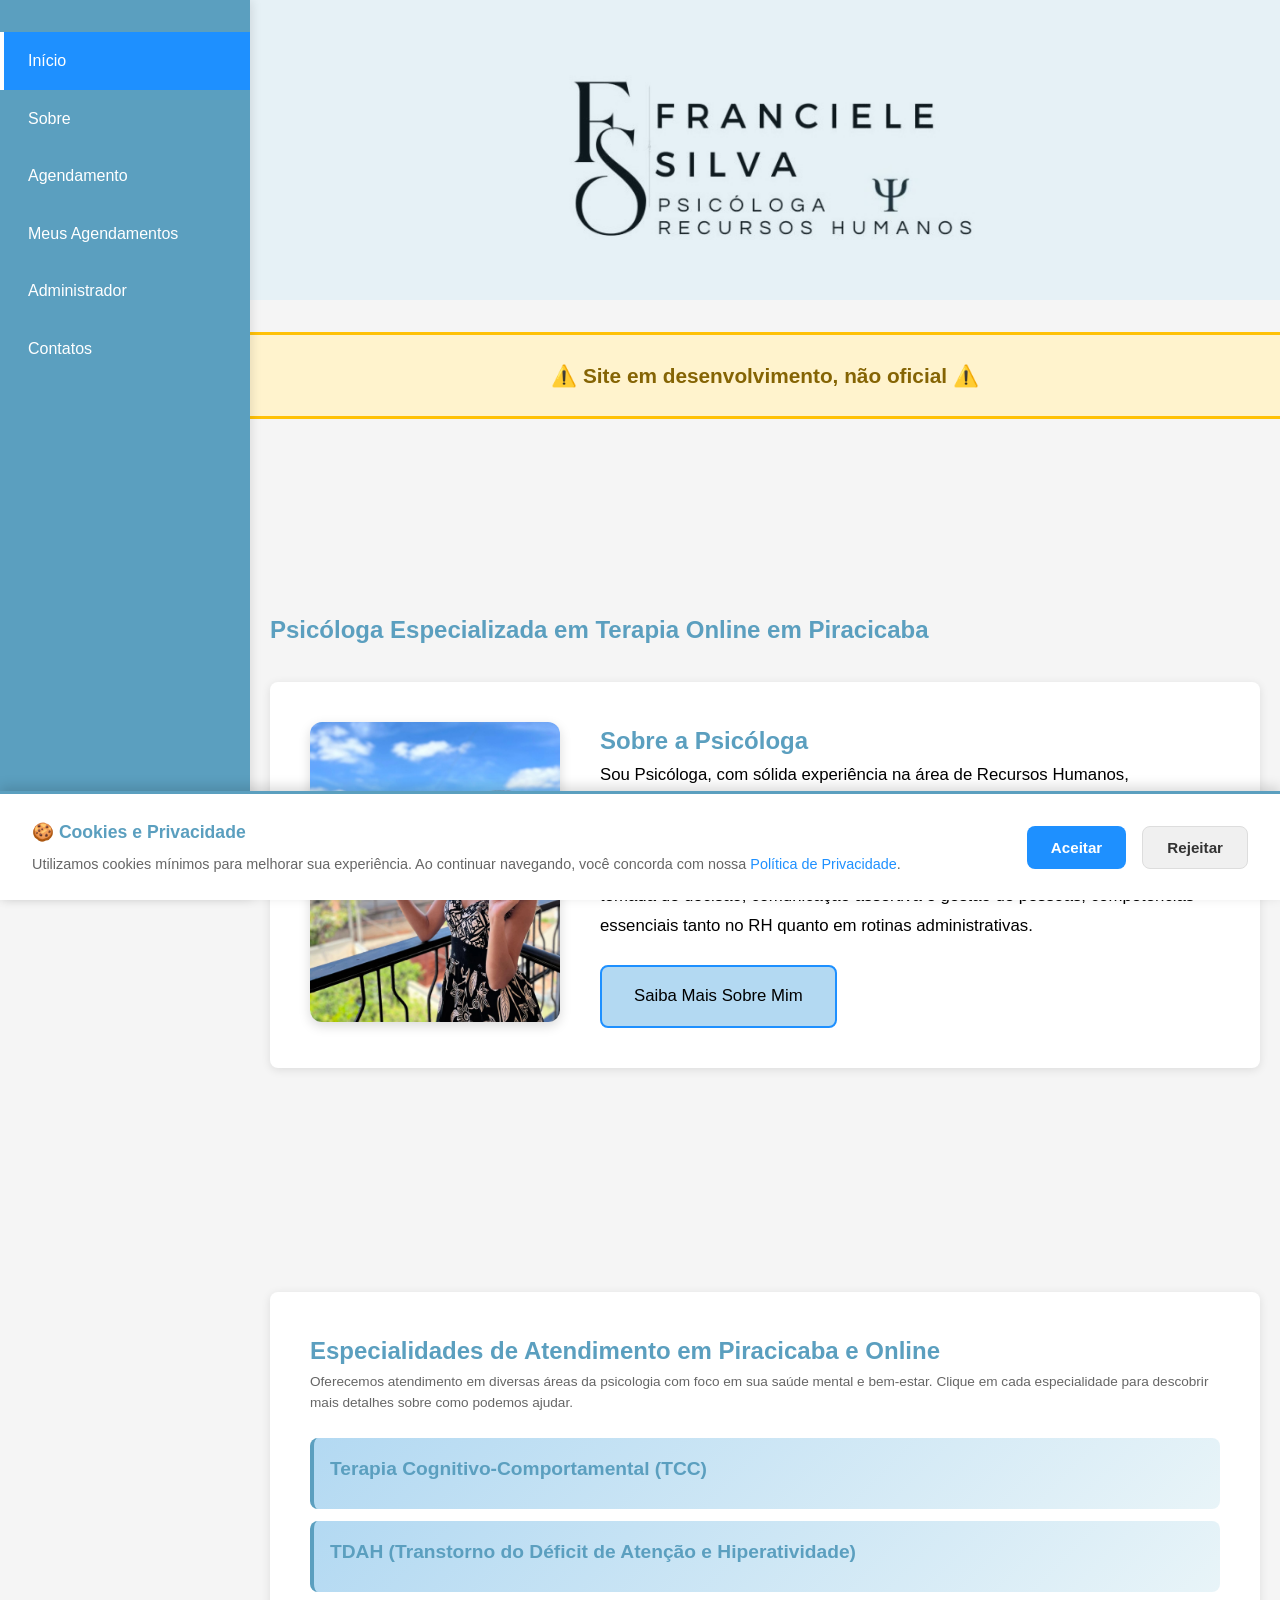
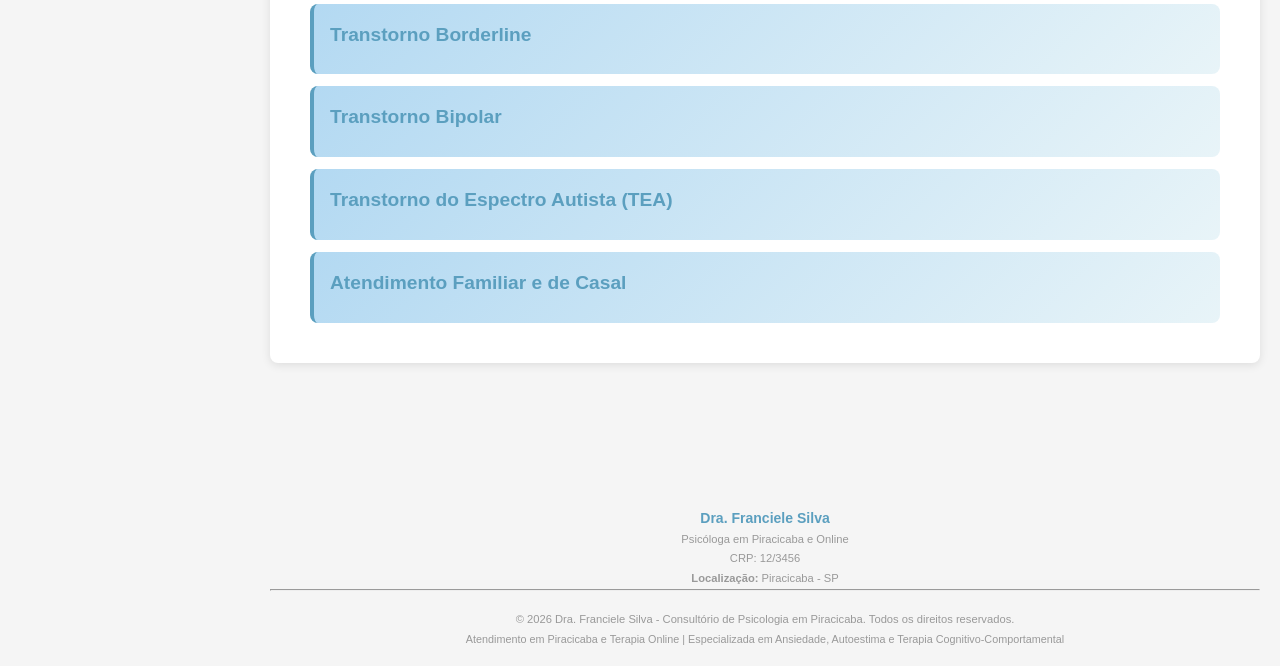
<file: index.html>
<!DOCTYPE html>
<html lang="pt-BR">
<head>
    <meta charset="UTF-8">
    <meta name="viewport" content="width=device-width, initial-scale=1.0">
    
    <!-- SEO Meta Tags -->
    <title>Psicóloga em Piracicaba | Terapia Online | Ansiedade e Autoestima - Dra. Franciele Silva</title>
    <meta name="description" content="Psicóloga em Piracicaba com especialidade em terapia online. Atendimento para ansiedade, autoestima, TCC, TDAH, transtorno bipolar e terapia familiar. Consultório em Piracicaba - SP.">
    <meta name="keywords" content="psicóloga piracicaba, terapia piracicaba, psicologia online, ansiedade, autoestima, TCC, TDAH, terapia familiar, piracicaba sp, psicólogo online">
    <meta name="author" content="Dra. Franciele Silva">
    <meta name="robots" content="index, follow, max-snippet:-1, max-image-preview:large, max-video-preview:-1">
    <meta name="language" content="Portuguese">
    <meta name="revisit-after" content="7 days">
    
    <!-- Open Graph para Redes Sociais -->
    <meta property="og:title" content="Psicóloga em Piracicaba | Terapia Online - Dra. Franciele Silva">
    <meta property="og:description" content="Psicóloga em Piracicaba com especialidade em terapia online. Tratamento para ansiedade, autoestima, TDAH e terapia familiar.">
    <meta property="og:type" content="website">
    <meta property="og:locale" content="pt_BR">
    
    <!-- Canonical URL -->
    <link rel="canonical" href="https://gabriel019pira.github.io/site-psicologia/">
    
    <!-- Stylesheet -->
    <link rel="stylesheet" href="css/style.css">
    
    <!-- Schema.org Structured Data -->
    <script type="application/ld+json">
    {
      "@context": "https://schema.org",
      "@type": "LocalBusiness",
      "name": "Dra. Franciele Silva - Psicóloga",
      "image": "foto-sobre mim.jpg",
      "description": "Psicóloga especializada em terapia cognitivo-comportamental com atendimento em Piracicaba e online",
      "address": {
        "@type": "PostalAddress",
        "streetAddress": "Piracicaba",
        "addressLocality": "Piracicaba",
        "addressRegion": "SP",
        "addressCountry": "BR"
      },
      "telephone": "",
      "url": "https://gabriel019pira.github.io/site-psicologia/",
      "priceRange": "$$",
      "areaServed": ["Piracicaba", "São Paulo", "Brasil"],
      "knowsAbout": ["Psicologia", "Terapia Cognitivo-Comportamental", "Ansiedade", "Autoestima", "TDAH", "Terapia Online"],
      "sameAs": []
    }
    </script>
</head>
<body>
    <!-- Header com foto-fundo -->
    <header class="page-header" style="background-image: url('foto-fundo.jpg');">
        <button class="menu-toggle" id="menuToggle">☰ Menu</button>
    </header>

    <!-- Menu Lateral -->
    <aside class="sidebar" id="sidebar">
        <ul class="nav-menu">
            <li><a href="index.html" class="nav-link active">Início</a></li>
            <li><a href="pages/sobre.html" class="nav-link">Sobre</a></li>
            <li><a href="pages/agendamento.html" class="nav-link">Agendamento</a></li>
            <li><a href="pages/meus-agendamentos.html" class="nav-link">Meus Agendamentos</a></li>
            <li><a href="pages/admin.html" class="nav-link">Administrador</a></li>
            <li><a href="pages/contatos.html" class="nav-link">Contatos</a></li>
        </ul>
    </aside>

    <!-- Hero Section -->
    <section class="hero" style="display: none;">
        <div class="container hero-content">
        </div>
    </section>

    <!-- Alert de Construção -->
    <section class="alert-construction">
        <div class="container">
            <p>⚠️ Site em desenvolvimento, não oficial ⚠️</p>
        </div>
    </section>



    <!-- Sobre Prévia -->
    <section class="about-preview">
        <div class="container">
            <h1>Psicóloga Especializada em Terapia Online em Piracicaba</h1>
            <div class="about-psychologist-card">
                <img src="foto-sobre mim.jpg" alt="Dra. Franciele Silva - Psicóloga em Piracicaba" />
                <div class="about-psychologist-content">
                    <h2>Sobre a Psicóloga</h2>
                    <p>Sou Psicóloga, com sólida experiência na área de Recursos Humanos, especialmente em Recrutamento e Seleção, e vivência no setor administrativo. Minha formação em Psicologia, aliada aos estudos contínuos em Terapia Cognitivo-Comportamental, ampla meu olhar analítico, minha capacidade de tomada de decisão, comunicação assertiva e gestão de pessoas, competências essenciais tanto no RH quanto em rotinas administrativas.</p>
                    <a href="pages/sobre.html" class="btn btn-secondary">Saiba Mais Sobre Mim</a>
                </div>
            </div>
        </div>
    </section>

    <!-- Áreas de Atendimento -->
    <section class="about-preview">
        <div class="container">
            <div class="services-card">
                <div class="services-content">
                    <h2>Especialidades de Atendimento em Piracicaba e Online</h2>
                    <p>Oferecemos atendimento em diversas áreas da psicologia com foco em sua saúde mental e bem-estar. Clique em cada especialidade para descobrir mais detalhes sobre como podemos ajudar.</p>
                    <div class="services-list">
                        <div class="service-item">
                            <h3 class="service-title">Terapia Cognitivo-Comportamental (TCC)</h3>
                            <p class="service-description">Terapia Cognitivo-Comportamental (TCC) é uma abordagem psicoterapêutica focada na relação entre pensamentos, emoções e comportamentos. Seu objetivo é identificar padrões de pensamento negativos ou distorcidos que influenciam as emoções e ações, ajudando o indivíduo a substituí-los por formas mais equilibradas e saudáveis de pensar. Ideal para tratamento de ansiedade e depressão.</p>
                        </div>
                        <div class="service-item">
                            <h3 class="service-title">TDAH (Transtorno do Déficit de Atenção e Hiperatividade)</h3>
                            <p class="service-description">O Transtorno do Déficit de Atenção com Hiperatividade (TDAH) é uma condição do neurodesenvolvimento caracterizada por dificuldades de atenção, impulsividade e, em alguns casos, hiperatividade. Esses sintomas podem impactar o desempenho escolar, profissional e as relações pessoais. Oferecemos suporte especializado para gerenciar esses desafios.</p>
                        </div>
                        <div class="service-item">
                            <h3 class="service-title">Transtorno Borderline</h3>
                            <p class="service-description">O Transtorno de Personalidade Borderline (TPB) é uma condição de saúde mental caracterizada por instabilidade emocional intensa, mudanças rápidas de humor, dificuldades nos relacionamentos e uma autoimagem instável. Pessoas com esse transtorno podem apresentar impulsividade e um medo acentuado de abandono. Nosso atendimento oferece suporte especializado.</p>
                        </div>
                        <div class="service-item">
                            <h3 class="service-title">Transtorno Bipolar</h3>
                            <p class="service-description">O Transtorno Bipolar é uma condição de saúde mental caracterizada por alterações intensas de humor, que variam entre episódios de depressão e períodos de euforia ou irritabilidade (mania ou hipomania). Essas mudanças podem afetar o comportamento, a energia, o sono e a capacidade de realizar atividades do dia a dia. Oferecemos acompanhamento terapêutico contínuo.</p>
                        </div>
                        <div class="service-item">
                            <h3 class="service-title">Transtorno do Espectro Autista (TEA)</h3>
                            <p class="service-description">O Transtorno do Espectro Autista (TEA) é uma condição do neurodesenvolvimento caracterizada por diferenças na comunicação, na interação social e no comportamento. Pessoas com TEA podem apresentar interesses restritos, padrões repetitivos e diferentes formas de perceber e interagir com o mundo. Fornecemos atendimento individualizado e compreensivo.</p>
                        </div>
                        <div class="service-item">
                            <h3 class="service-title">Atendimento Familiar e de Casal</h3>
                            <p class="service-description">O atendimento familiar e de casal é uma abordagem terapêutica voltada para melhorar a comunicação, fortalecer vínculos e resolver conflitos dentro das relações. Ele proporciona um espaço seguro e acolhedor para que os envolvidos possam expressar sentimentos, compreender diferentes perspectivas e construir soluções conjuntas para uma convivência mais harmoniosa.</p>
                        </div>
                    </div>
                </div>
            </div>
        </div>
    </section>
    <footer class="footer">
        <div class="container">
            <div class="footer-content">
                <div class="footer-section">
                    <h3>Dra. Franciele Silva</h3>
                    <p>Psicóloga em Piracicaba e Online</p>
                    <p>CRP: 12/3456</p>
                    <p><strong>Localização:</strong> Piracicaba - SP</p>
                </div>
            </div>
            <hr>
            <p style="text-align: center; margin-top: 20px;">&copy; 2026 Dra. Franciele Silva - Consultório de Psicologia em Piracicaba. Todos os direitos reservados.</p>
            <p style="text-align: center; font-size: 0.9em;">Atendimento em Piracicaba e Terapia Online | Especializada em Ansiedade, Autoestima e Terapia Cognitivo-Comportamental</p>
        </div>
    </footer>
    </main>

    <!-- Banner de Cookies LGPD -->
    <div id="cookieBanner">
        <div class="cookie-content">
            <h3>🍪 Cookies e Privacidade</h3>
            <p>Utilizamos cookies mínimos para melhorar sua experiência. Ao continuar navegando, você concorda com nossa <a href="pages/privacidade.html" target="_blank">Política de Privacidade</a>.</p>
        </div>
        <div class="cookie-buttons">
            <button class="btn-accept-cookies" id="acceptCookies">Aceitar</button>
            <button class="btn-decline-cookies" id="declineCookies">Rejeitar</button>
        </div>
    </div>

    <script src="js/agendamento.js"></script>
    <script>
        // Menu toggle para mobile
        const menuToggle = document.getElementById('menuToggle');
        const sidebar = document.getElementById('sidebar');
        
        menuToggle.addEventListener('click', function() {
            sidebar.classList.toggle('active');
            // Mudar ícone do botão
            if (sidebar.classList.contains('active')) {
                menuToggle.innerHTML = '✕';
            } else {
                menuToggle.innerHTML = '☰ Menu';
            }
        });
        
        // Fechar sidebar ao clicar em um link
        document.querySelectorAll('.nav-link').forEach(link => {
            link.addEventListener('click', function() {
                sidebar.classList.remove('active');
                menuToggle.innerHTML = '☰ Menu';
            });
        });

        // Interatividade do card de áreas de atendimento
        const serviceItems = document.querySelectorAll('.service-item');
        serviceItems.forEach(item => {
            item.addEventListener('click', function() {
                // Remove a classe active de todos os itens
                serviceItems.forEach(i => i.classList.remove('active'));
                // Adiciona a classe active ao item clicado
                this.classList.add('active');
            });
        });

        // ========== BANNERS DE COOKIES - LGPD ==========

        // Verificar se o usuário já aceitou cookies
        function verificarCookies() {
            const cookieBanner = document.getElementById('cookieBanner');
            const consentimento = localStorage.getItem('consentimento_cookies');
            
            if (!consentimento) {
                cookieBanner.classList.add('show');
            }
        }

        // Aceitar cookies
        document.getElementById('acceptCookies').addEventListener('click', function() {
            localStorage.setItem('consentimento_cookies', 'aceito');
            localStorage.setItem('data_consentimento', new Date().toISOString());
            
            // Log de conformidade
            console.log('✓ Usuário aceitou cookies - LGPD');
            console.log('Data:', new Date().toISOString());
            
            // Esconder banner
            document.getElementById('cookieBanner').classList.remove('show');
        });

        // Rejeitar cookies
        document.getElementById('declineCookies').addEventListener('click', function() {
            localStorage.setItem('consentimento_cookies', 'rejeitado');
            localStorage.setItem('data_consentimento', new Date().toISOString());
            
            // Log de conformidade
            console.log('✓ Usuário rejeitou cookies - LGPD');
            console.log('Data:', new Date().toISOString());
            
            // Esconder banner
            document.getElementById('cookieBanner').classList.remove('show');
        });

        // Verificar cookies ao carregar página
        window.addEventListener('DOMContentLoaded', verificarCookies);
    </script>
</body>
</html>
</file>
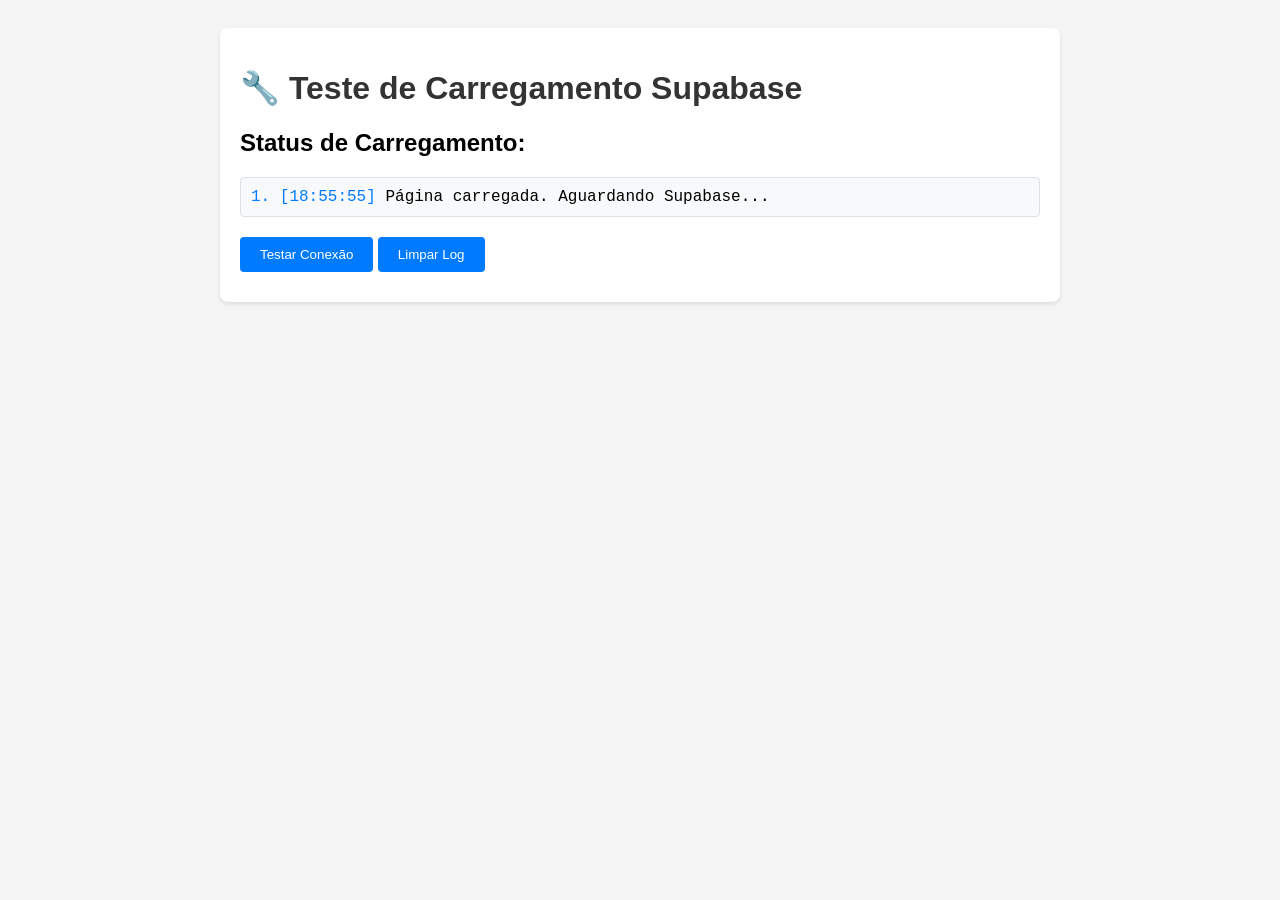
<file: test-supabase.html>
<!DOCTYPE html>
<html lang="pt-BR">
<head>
    <meta charset="UTF-8">
    <meta name="viewport" content="width=device-width, initial-scale=1.0">
    <title>Teste de Carregamento Supabase</title>
    <style>
        body {
            font-family: Arial, sans-serif;
            padding: 20px;
            background-color: #f5f5f5;
        }
        .container {
            max-width: 800px;
            margin: 0 auto;
            background: white;
            padding: 20px;
            border-radius: 8px;
            box-shadow: 0 2px 4px rgba(0,0,0,0.1);
        }
        .log {
            background-color: #f8f9fa;
            border: 1px solid #dee2e6;
            border-radius: 4px;
            padding: 10px;
            margin: 10px 0;
            font-family: 'Courier New', monospace;
            max-height: 400px;
            overflow-y: auto;
            white-space: pre-wrap;
            word-wrap: break-word;
        }
        .success { color: #28a745; }
        .error { color: #dc3545; }
        .warning { color: #ffc107; }
        .info { color: #007bff; }
        h1 { color: #333; }
        button {
            background-color: #007bff;
            color: white;
            border: none;
            padding: 10px 20px;
            border-radius: 4px;
            cursor: pointer;
            margin: 10px 0;
        }
        button:hover {
            background-color: #0056b3;
        }
    </style>
</head>
<body>
    <div class="container">
        <h1>🔧 Teste de Carregamento Supabase</h1>
        
        <div id="statusContainer">
            <h2>Status de Carregamento:</h2>
            <div id="statusLog" class="log"></div>
        </div>

        <button onclick="testSupabaseConnection()">Testar Conexão</button>
        <button onclick="clearLog()">Limpar Log</button>
    </div>

    <script src="./js/supabase-config.js" defer></script>
    <script>
        const logElement = document.getElementById('statusLog');
        let logCount = 0;

        function addLog(message, type = 'info') {
            logCount++;
            const timestamp = new Date().toLocaleTimeString('pt-BR');
            const prefix = logCount + '. [' + timestamp + ']';
            const className = 'log-' + type;
            const line = `<div class="${className}"><span class="${type}">${prefix}</span> ${message}</div>`;
            logElement.innerHTML += line;
            logElement.scrollTop = logElement.scrollHeight;
        }

        function clearLog() {
            logElement.innerHTML = '';
            logCount = 0;
        }

        async function testSupabaseConnection() {
            addLog('🔄 Iniciando teste...', 'info');

            // Teste 1: Verificar se window.supabase existe
            setTimeout(() => {
                if (window.supabase) {
                    addLog('✓ window.supabase está disponível', 'success');
                } else {
                    addLog('✗ window.supabase NÃO está disponível', 'error');
                    return;
                }

                // Teste 2: Verificar se createClient é uma função
                if (typeof window.supabase.createClient === 'function') {
                    addLog('✓ window.supabase.createClient é uma função', 'success');
                } else {
                    addLog('✗ window.supabase.createClient NÃO é uma função', 'error');
                    addLog('Tipo: ' + typeof window.supabase.createClient, 'warning');
                    return;
                }

                // Teste 3: Tentar criar cliente Supabase
                try {
                    const SUPABASE_URL = 'https://dpobhypdzgorabjlkppv.supabase.co';
                    const SUPABASE_KEY = 'sb_publishable_7-rieCzisyK5_WDG5oJ91g_cG4xHvJs';
                    
                    const testClient = window.supabase.createClient(SUPABASE_URL, SUPABASE_KEY);
                    addLog('✓ Cliente Supabase criado com sucesso', 'success');
                    
                    // Teste 4: Tentar consulta simples
                    addLog('🔄 Testando consulta ao banco de dados...', 'info');
                    testClient
                        .from('agendamentos')
                        .select('count(*)')
                        .then(response => {
                            if (response.error) {
                                addLog('✗ Erro na consulta: ' + response.error.message, 'error');
                            } else {
                                addLog('✓ Conexão com banco de dados: OK', 'success');
                                addLog('Total de agendamentos: ' + (response.data?.[0]?.count || 0), 'info');
                            }
                        })
                        .catch(err => {
                            addLog('✗ Erro ao consultar: ' + err.message, 'error');
                        });
                } catch (error) {
                    addLog('✗ Erro ao criar cliente: ' + error.message, 'error');
                }
            }, 1000);
        }

        // Log automático de carregamento
        console.log('[TEST] Aguardando Supabase carregar...');
        addLog('Página carregada. Aguardando Supabase...', 'info');

        // Verificar status a cada 1 segundo
        const checkInterval = setInterval(() => {
            if (window.supabaseLoaded) {
                clearInterval(checkInterval);
                addLog('✓ Supabase foi carregado com sucesso!', 'success');
                testSupabaseConnection();
            }
        }, 1000);

        // Timeout após 15 segundos
        setTimeout(() => {
            if (!window.supabaseLoaded) {
                clearInterval(checkInterval);
                addLog('⚠️ Timeout: Supabase não carregou em 15 segundos', 'warning');
                addLog('Possíveis causas:', 'warning');
                addLog('1. Sem conexão de internet', 'warning');
                addLog('2. CDN bloqueado por extensão do navegador', 'warning');
                addLog('3. Firewall bloqueando requisições', 'warning');
                addLog('Abra F12 (DevTools) > Console para ver mais detalhes', 'warning');
            }
        }, 15000);
    </script>
</body>
</html>
</file>
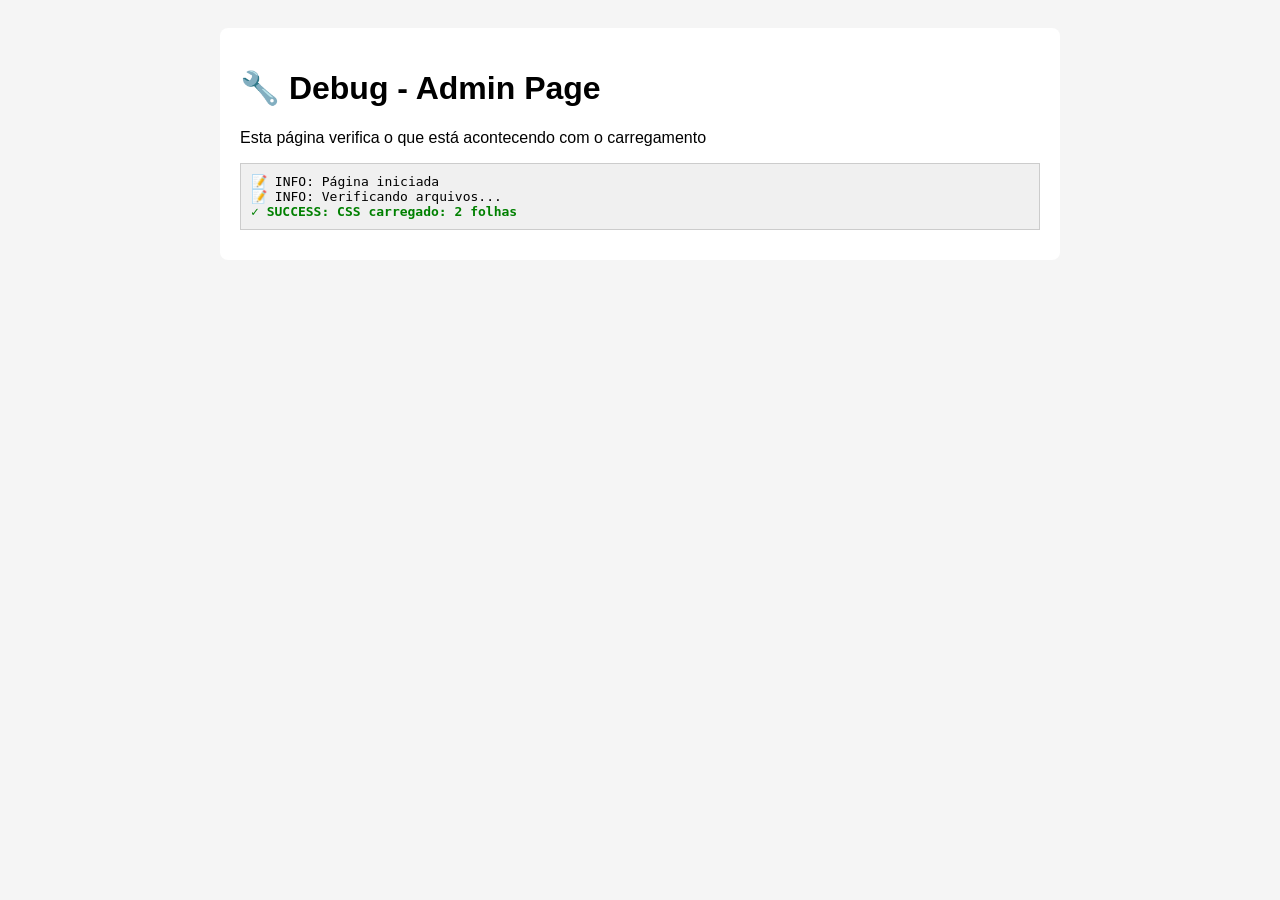
<file: pages/admin-debug.html>
<!DOCTYPE html>
<html lang="pt-BR">
<head>
    <meta charset="UTF-8">
    <meta name="viewport" content="width=device-width, initial-scale=1.0">
    <title>Admin Debug</title>
    <style>
        body {
            font-family: Arial, sans-serif;
            padding: 20px;
            background: #f5f5f5;
        }
        .container {
            max-width: 800px;
            margin: 0 auto;
            background: white;
            padding: 20px;
            border-radius: 8px;
        }
        .log {
            background: #f0f0f0;
            border: 1px solid #ccc;
            padding: 10px;
            margin: 10px 0;
            font-family: monospace;
            max-height: 400px;
            overflow-y: auto;
            white-space: pre-wrap;
        }
        .success { color: green; font-weight: bold; }
        .error { color: red; font-weight: bold; }
        .warning { color: orange; font-weight: bold; }
    </style>
</head>
<body>
    <div class="container">
        <h1>🔧 Debug - Admin Page</h1>
        <p>Esta página verifica o que está acontecendo com o carregamento</p>
        
        <div class="log" id="log"></div>
    </div>

    <script>
        const logEl = document.getElementById('log');
        
        function log(msg, type = 'info') {
            const prefix = type === 'error' ? '❌ ERROR: ' : 
                          type === 'success' ? '✓ SUCCESS: ' : 
                          type === 'warning' ? '⚠️ WARNING: ' : '📝 INFO: ';
            
            const line = document.createElement('div');
            line.className = type;
            line.textContent = prefix + msg;
            logEl.appendChild(line);
            logEl.scrollTop = logEl.scrollHeight;
        }
        
        log('Página iniciada');
        log('Verificando arquivos...');
        
        // Teste 1: Tentar carregar supabase-config.js
        setTimeout(() => {
            if (typeof window.supabaseLoaded !== 'undefined') {
                log('window.supabaseLoaded definido: ' + window.supabaseLoaded, 'success');
            } else {
                log('window.supabaseLoaded NÃO está definido', 'warning');
            }
            
            if (window.supabase) {
                log('window.supabase está disponível', 'success');
                if (typeof window.supabase.createClient === 'function') {
                    log('window.supabase.createClient é função', 'success');
                } else {
                    log('window.supabase.createClient NÃO é função', 'error');
                }
            } else {
                log('window.supabase NÃO está disponível', 'error');
            }
        }, 1000);
        
        // Teste 2: Verificar CSS
        setTimeout(() => {
            const cssLoaded = document.styleSheets.length > 0;
            if (cssLoaded) {
                log('CSS carregado: ' + document.styleSheets.length + ' folhas', 'success');
            } else {
                log('Nenhuma CSS carregada', 'warning');
            }
        }, 500);
        
        // Teste 3: Console log para verificar e
        console.log('=== DEBUG INFO ===');
        console.log('window.supabaseLoaded:', window.supabaseLoaded);
        console.log('window.supabase:', window.supabase);
    </script>
    
    <script src="../js/supabase-config.js" defer></script>
</body>
</html>
</file>
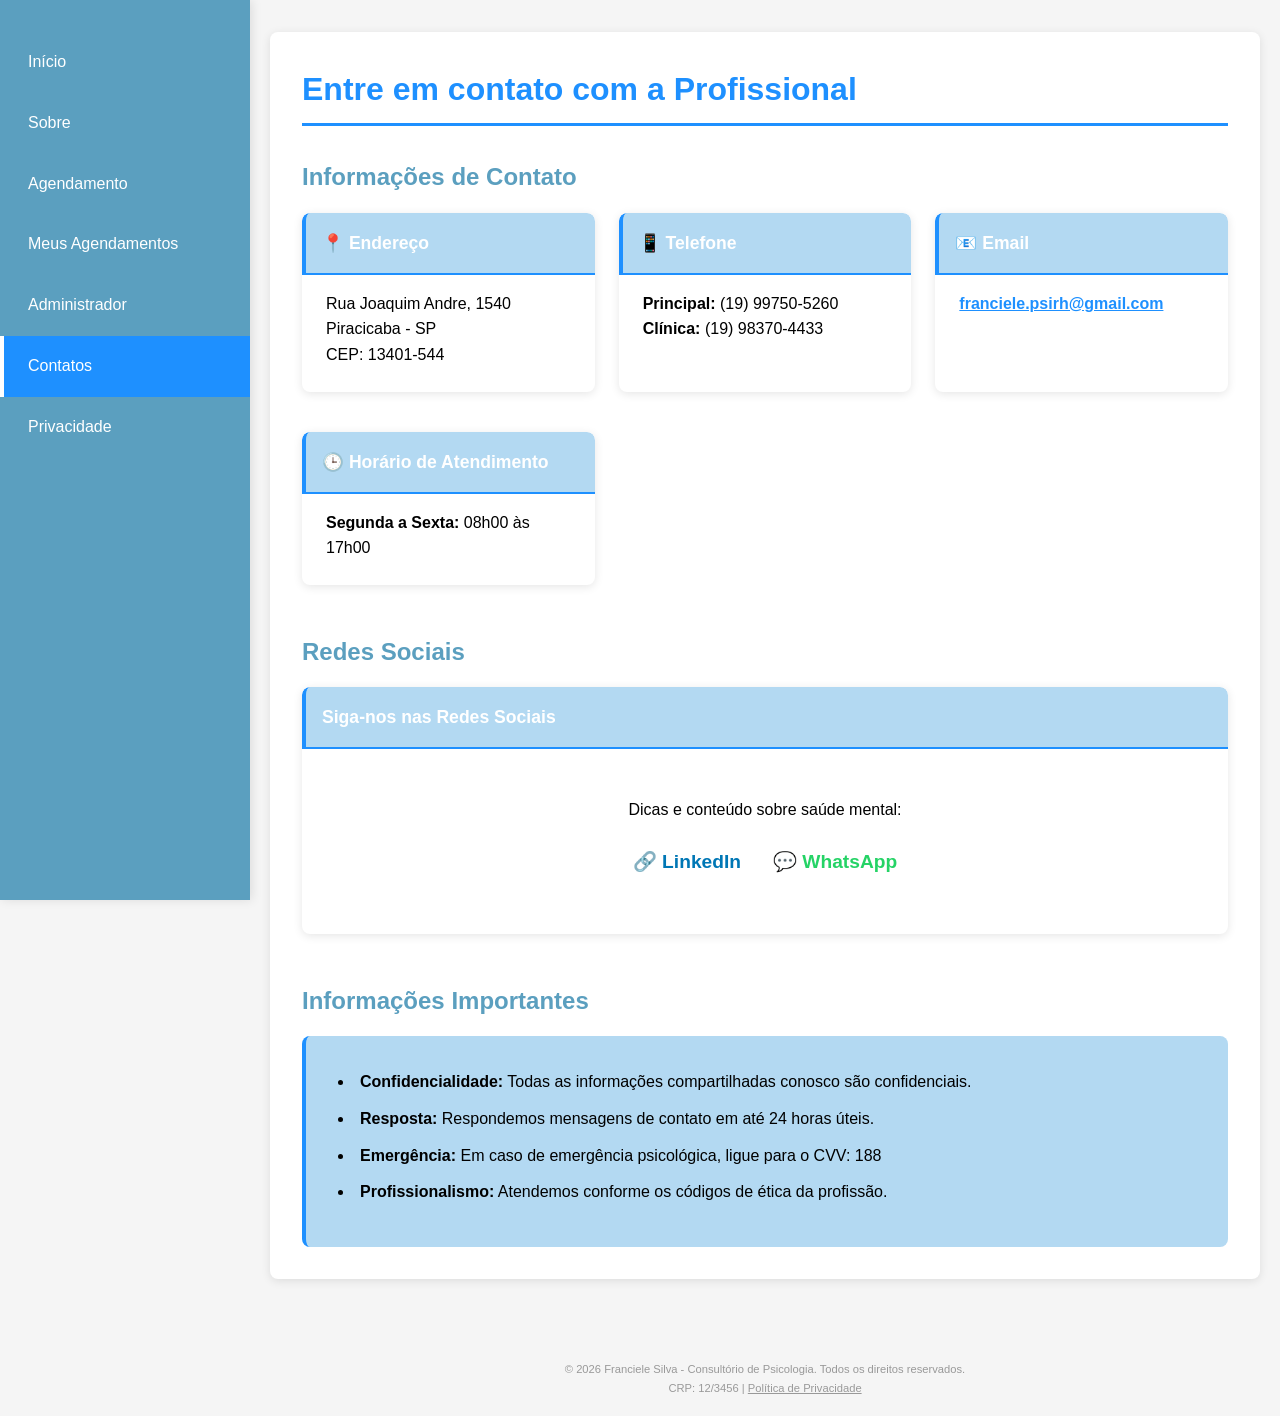
<file: pages/contatos.html>
<!DOCTYPE html>
<html lang="pt-BR">
<head>
    <meta charset="UTF-8">
    <meta name="viewport" content="width=device-width, initial-scale=1.0">
    <title>Contatos - Psicóloga</title>
    <link rel="stylesheet" href="../css/style.css">
</head>
<body>
    <!-- Menu Lateral -->
    <aside class="sidebar" id="sidebar">
        <ul class="nav-menu">
            <li><a href="../index.html" class="nav-link">Início</a></li>
            <li><a href="sobre.html" class="nav-link">Sobre</a></li>
            <li><a href="agendamento.html" class="nav-link">Agendamento</a></li>
            <li><a href="meus-agendamentos.html" class="nav-link">Meus Agendamentos</a></li>
            <li><a href="admin.html" class="nav-link">Administrador</a></li>
            <li><a href="contatos.html" class="nav-link active">Contatos</a></li>
            <li><a href="privacidade.html" class="nav-link">Privacidade</a></li>
        </ul>
    </aside>
    <button class="menu-toggle" id="menuToggle">☰ Menu</button>

    <!-- Conteúdo Principal -->
    <div class="container">
        <div class="page-content">
            <h1>Entre em contato com a Profissional</h1>

            <!-- Informações de Contato em Grid -->
            <h2>Informações de Contato</h2>
            <div class="contact-cards-grid">
                <div class="card">
                    <div class="card-header">
                        <h3>📍 Endereço</h3>
                    </div>
                    <div class="card-body">
                        <p>Rua Joaquim Andre, 1540<br>
                        Piracicaba - SP<br>
                        CEP: 13401-544</p>
                    </div>
                </div>

                <div class="card">
                    <div class="card-header">
                        <h3>📱 Telefone</h3>
                    </div>
                    <div class="card-body">
                        <p><strong>Principal:</strong> (19) 99750-5260<br>
                        <strong>Clínica:</strong> (19) 98370-4433</p>
                    </div>
                </div>

                <div class="card">
                    <div class="card-header">
                        <h3>📧 Email</h3>
                    </div>
                    <div class="card-body">
                        <p><a href="mailto:franciele.psirh@gmail.com" style="color: var(--secondary-color); font-weight: bold;">franciele.psirh@gmail.com</a></p>
                    </div>
                </div>

                <div class="card">
                    <div class="card-header">
                        <h3>🕒 Horário de Atendimento</h3>
                    </div>
                    <div class="card-body">
                        <p><strong>Segunda a Sexta:</strong> 08h00 às 17h00</p>
                    </div>
                </div>
            </div>

            <h2 style="margin-top: 2rem;">Redes Sociais</h2>
            <div class="contact-cards-grid" style="grid-template-columns: 1fr;">
                <div class="card">
                    <div class="card-header">
                        <h3>Siga-nos nas Redes Sociais</h3>
                    </div>
                    <div class="card-body" style="text-align: center; padding: 2rem;">
                        <p style="margin-bottom: 1.5rem;">Dicas e conteúdo sobre saúde mental:</p>
                        <div style="display: flex; justify-content: center; gap: 2rem;">
                            <a href="https://www.linkedin.com/in/francielesilvaa/" target="_blank" style="color: #0077b5; text-decoration: none; font-size: 1.2rem; font-weight: bold;">🔗 LinkedIn</a>
                            <a href="https://wa.me/5519983704433" target="_blank" style="color: #25d366; text-decoration: none; font-size: 1.2rem; font-weight: bold;">💬 WhatsApp</a>
                        </div>
                    </div>
                </div>
            </div>

            <!-- Informações Adicionais -->
            <h2 style="margin-top: 2rem;">Informações Importantes</h2>
            <div style="margin-top: 1rem; background-color: var(--light-bg); padding: 2rem; border-radius: var(--border-radius); border-left: 4px solid var(--secondary-color);">
                <ul>
                    <li><strong>Confidencialidade:</strong> Todas as informações compartilhadas conosco são confidenciais.</li>
                    <li><strong>Resposta:</strong> Respondemos mensagens de contato em até 24 horas úteis.</li>
                    <li><strong>Emergência:</strong> Em caso de emergência psicológica, ligue para o CVV: 188</li>
                    <li><strong>Profissionalismo:</strong> Atendemos conforme os códigos de ética da profissão.</li>
                </ul>
            </div>
        </div>
    </div>

    <!-- Footer -->
    <footer class="footer">
        <div class="container">
            <p>&copy; 2026 Franciele Silva - Consultório de Psicologia. Todos os direitos reservados.</p>
            <p>CRP: 12/3456 | <a href="privacidade.html" style="color: inherit; text-decoration: underline;">Política de Privacidade</a></p>
        </div>
    </footer>

    <script>
        // Menu toggle para mobile
        const menuToggle = document.getElementById('menuToggle');
        const sidebar = document.getElementById('sidebar');
        
        menuToggle.addEventListener('click', function() {
            sidebar.classList.toggle('active');
            // Mudar ícone do botão
            if (sidebar.classList.contains('active')) {
                menuToggle.innerHTML = '✕';
            } else {
                menuToggle.innerHTML = '☰ Menu';
            }
        });
        
        // Fechar sidebar ao clicar em um link
        document.querySelectorAll('.nav-link').forEach(link => {
            link.addEventListener('click', function() {
                sidebar.classList.remove('active');
                menuToggle.innerHTML = '☰ Menu';
            });
        });
    </script>

    <style>
        ul {
            list-style-position: inside;
        }

        ul li {
            margin-bottom: 0.5rem;
            line-height: 1.8;
        }

        a {
            transition: opacity 0.3s;
        }

        a:hover {
            opacity: 0.8;
        }
    </style>
</body>
</html>
</file>
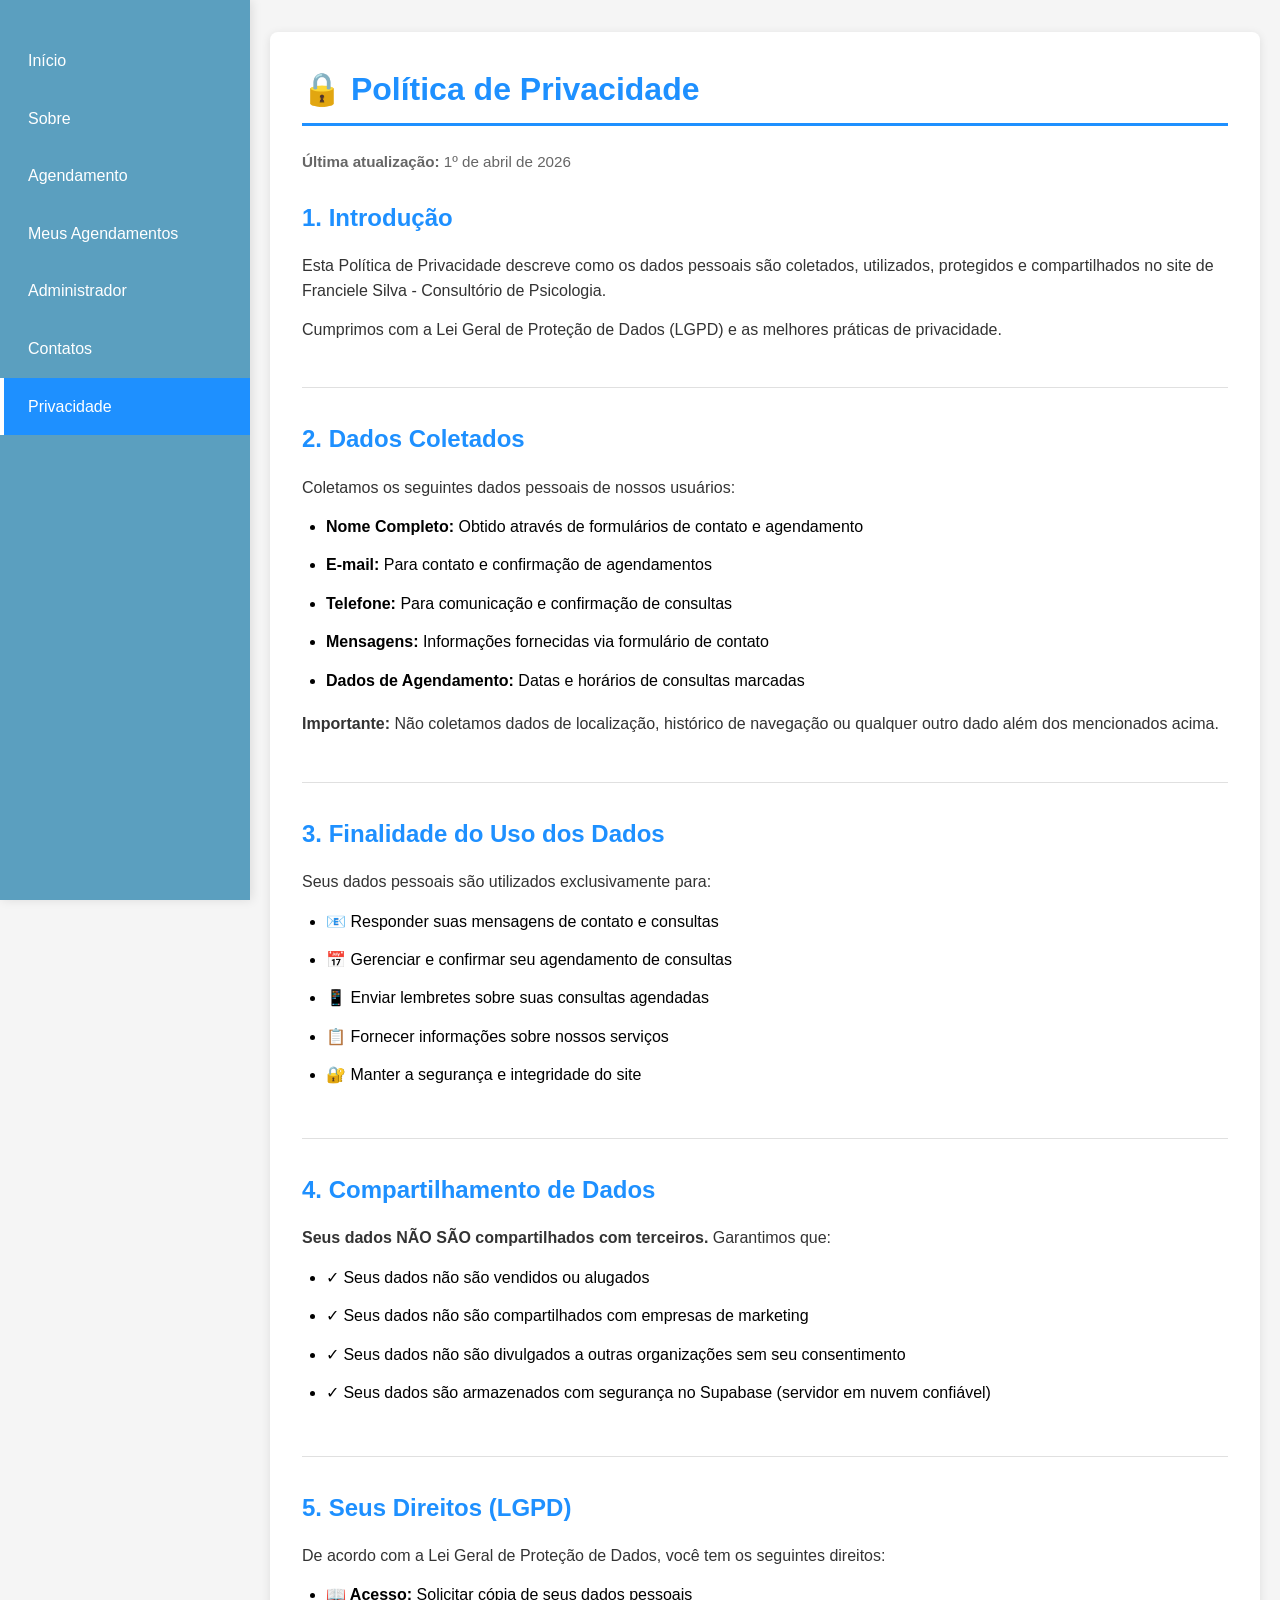
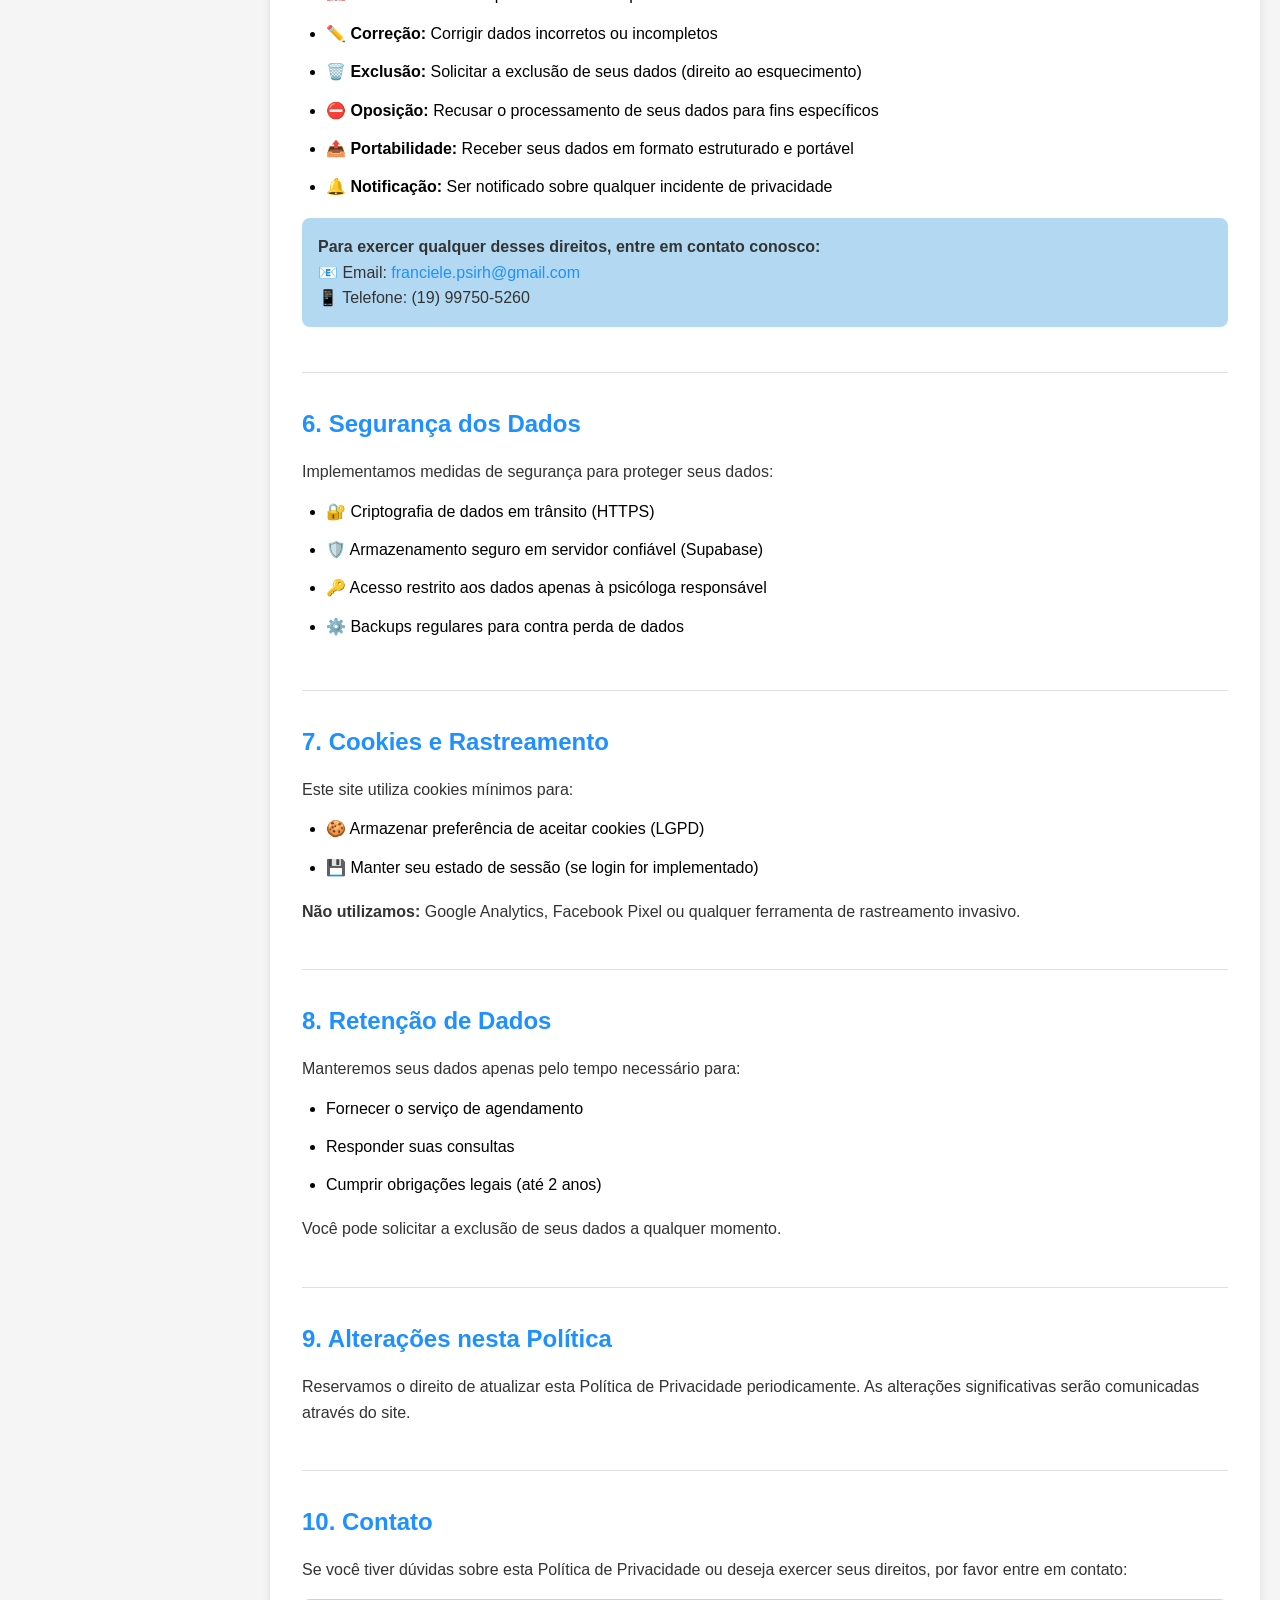
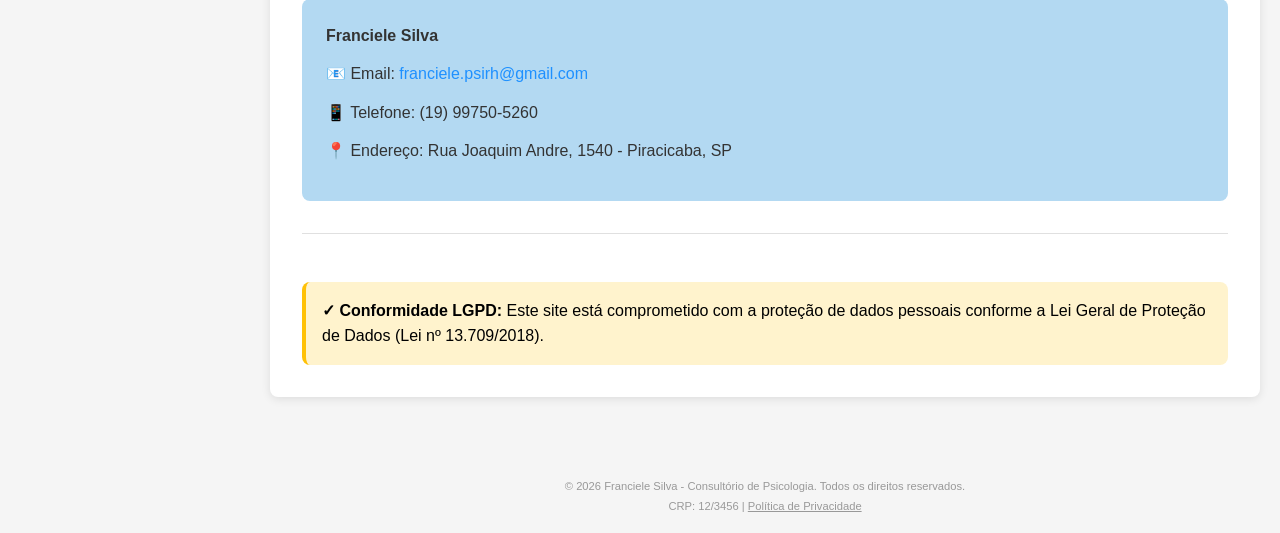
<file: pages/privacidade.html>
<!DOCTYPE html>
<html lang="pt-BR">
<head>
    <meta charset="UTF-8">
    <meta name="viewport" content="width=device-width, initial-scale=1.0">
    <title>Política de Privacidade - Psicóloga</title>
    <link rel="stylesheet" href="../css/style.css">
</head>
<body>
    <!-- Menu Lateral -->
    <aside class="sidebar" id="sidebar">
        <ul class="nav-menu">
            <li><a href="../index.html" class="nav-link">Início</a></li>
            <li><a href="sobre.html" class="nav-link">Sobre</a></li>
            <li><a href="agendamento.html" class="nav-link">Agendamento</a></li>
            <li><a href="meus-agendamentos.html" class="nav-link">Meus Agendamentos</a></li>
            <li><a href="admin.html" class="nav-link">Administrador</a></li>
            <li><a href="contatos.html" class="nav-link">Contatos</a></li>
            <li><a href="privacidade.html" class="nav-link active">Privacidade</a></li>
        </ul>
    </aside>
    <button class="menu-toggle" id="menuToggle">☰ Menu</button>

    <!-- Conteúdo Principal -->
    <div class="container">
        <div class="page-content">
            <h1>🔒 Política de Privacidade</h1>
            <p style="color: #666; font-size: 0.95rem;"><strong>Última atualização:</strong> 1º de abril de 2026</p>

            <!-- Introdução -->
            <section class="privacy-section">
                <h2>1. Introdução</h2>
                <p>Esta Política de Privacidade descreve como os dados pessoais são coletados, utilizados, protegidos e compartilhados no site de Franciele Silva - Consultório de Psicologia.</p>
                <p>Cumprimos com a Lei Geral de Proteção de Dados (LGPD) e as melhores práticas de privacidade.</p>
            </section>

            <!-- Dados Coletados -->
            <section class="privacy-section">
                <h2>2. Dados Coletados</h2>
                <p>Coletamos os seguintes dados pessoais de nossos usuários:</p>
                <ul>
                    <li><strong>Nome Completo:</strong> Obtido através de formulários de contato e agendamento</li>
                    <li><strong>E-mail:</strong> Para contato e confirmação de agendamentos</li>
                    <li><strong>Telefone:</strong> Para comunicação e confirmação de consultas</li>
                    <li><strong>Mensagens:</strong> Informações fornecidas via formulário de contato</li>
                    <li><strong>Dados de Agendamento:</strong> Datas e horários de consultas marcadas</li>
                </ul>
                <p><strong>Importante:</strong> Não coletamos dados de localização, histórico de navegação ou qualquer outro dado além dos mencionados acima.</p>
            </section>

            <!-- Finalidade do Uso -->
            <section class="privacy-section">
                <h2>3. Finalidade do Uso dos Dados</h2>
                <p>Seus dados pessoais são utilizados exclusivamente para:</p>
                <ul>
                    <li>📧 Responder suas mensagens de contato e consultas</li>
                    <li>📅 Gerenciar e confirmar seu agendamento de consultas</li>
                    <li>📱 Enviar lembretes sobre suas consultas agendadas</li>
                    <li>📋 Fornecer informações sobre nossos serviços</li>
                    <li>🔐 Manter a segurança e integridade do site</li>
                </ul>
            </section>

            <!-- Não Compartilhamento de Dados -->
            <section class="privacy-section">
                <h2>4. Compartilhamento de Dados</h2>
                <p><strong>Seus dados NÃO SÃO compartilhados com terceiros.</strong> Garantimos que:</p>
                <ul>
                    <li>✓ Seus dados não são vendidos ou alugados</li>
                    <li>✓ Seus dados não são compartilhados com empresas de marketing</li>
                    <li>✓ Seus dados não são divulgados a outras organizações sem seu consentimento</li>
                    <li>✓ Seus dados são armazenados com segurança no Supabase (servidor em nuvem confiável)</li>
                </ul>
            </section>

            <!-- Direitos do Usuário -->
            <section class="privacy-section">
                <h2>5. Seus Direitos (LGPD)</h2>
                <p>De acordo com a Lei Geral de Proteção de Dados, você tem os seguintes direitos:</p>
                <ul>
                    <li><strong>📖 Acesso:</strong> Solicitar cópia de seus dados pessoais</li>
                    <li><strong>✏️ Correção:</strong> Corrigir dados incorretos ou incompletos</li>
                    <li><strong>🗑️ Exclusão:</strong> Solicitar a exclusão de seus dados (direito ao esquecimento)</li>
                    <li><strong>⛔ Oposição:</strong> Recusar o processamento de seus dados para fins específicos</li>
                    <li><strong>📤 Portabilidade:</strong> Receber seus dados em formato estruturado e portável</li>
                    <li><strong>🔔 Notificação:</strong> Ser notificado sobre qualquer incidente de privacidade</li>
                </ul>
                <p style="margin-top: 1rem; padding: 1rem; background-color: var(--light-bg); border-radius: var(--border-radius);">
                    <strong>Para exercer qualquer desses direitos, entre em contato conosco:</strong><br>
                    📧 Email: <a href="mailto:franciele.psirh@gmail.com">franciele.psirh@gmail.com</a><br>
                    📱 Telefone: (19) 99750-5260
                </p>
            </section>

            <!-- Segurança dos Dados -->
            <section class="privacy-section">
                <h2>6. Segurança dos Dados</h2>
                <p>Implementamos medidas de segurança para proteger seus dados:</p>
                <ul>
                    <li>🔐 Criptografia de dados em trânsito (HTTPS)</li>
                    <li>🛡️ Armazenamento seguro em servidor confiável (Supabase)</li>
                    <li>🔑 Acesso restrito aos dados apenas à psicóloga responsável</li>
                    <li>⚙️ Backups regulares para contra perda de dados</li>
                </ul>
            </section>

            <!-- Cookies -->
            <section class="privacy-section">
                <h2>7. Cookies e Rastreamento</h2>
                <p>Este site utiliza cookies mínimos para:</p>
                <ul>
                    <li>🍪 Armazenar preferência de aceitar cookies (LGPD)</li>
                    <li>💾 Manter seu estado de sessão (se login for implementado)</li>
                </ul>
                <p><strong>Não utilizamos:</strong> Google Analytics, Facebook Pixel ou qualquer ferramenta de rastreamento invasivo.</p>
            </section>

            <!-- Retenção de Dados -->
            <section class="privacy-section">
                <h2>8. Retenção de Dados</h2>
                <p>Manteremos seus dados apenas pelo tempo necessário para:</p>
                <ul>
                    <li>Fornecer o serviço de agendamento</li>
                    <li>Responder suas consultas</li>
                    <li>Cumprir obrigações legais (até 2 anos)</li>
                </ul>
                <p>Você pode solicitar a exclusão de seus dados a qualquer momento.</p>
            </section>

            <!-- Alterações na Política -->
            <section class="privacy-section">
                <h2>9. Alterações nesta Política</h2>
                <p>Reservamos o direito de atualizar esta Política de Privacidade periodicamente. As alterações significativas serão comunicadas através do site.</p>
            </section>

            <!-- Contato -->
            <section class="privacy-section">
                <h2>10. Contato</h2>
                <p>Se você tiver dúvidas sobre esta Política de Privacidade ou deseja exercer seus direitos, por favor entre em contato:</p>
                <div style="margin-top: 1rem; padding: 1.5rem; background-color: var(--light-bg); border-radius: var(--border-radius);">
                    <p><strong>Franciele Silva</strong></p>
                    <p>📧 Email: <a href="mailto:franciele.psirh@gmail.com">franciele.psirh@gmail.com</a></p>
                    <p>📱 Telefone: (19) 99750-5260</p>
                    <p>📍 Endereço: Rua Joaquim Andre, 1540 - Piracicaba, SP</p>
                </div>
            </section>

            <p style="margin-top: 3rem; padding: 1rem; background-color: #fff3cd; border-left: 4px solid #ffc107; border-radius: var(--border-radius);">
                <strong>✓ Conformidade LGPD:</strong> Este site está comprometido com a proteção de dados pessoais conforme a Lei Geral de Proteção de Dados (Lei nº 13.709/2018).
            </p>
        </div>
    </div>

    <!-- Footer -->
    <footer class="footer">
        <div class="container">
            <p>&copy; 2026 Franciele Silva - Consultório de Psicologia. Todos os direitos reservados.</p>
            <p>CRP: 12/3456 | <a href="privacidade.html" style="color: inherit; text-decoration: underline;">Política de Privacidade</a></p>
        </div>
    </footer>

    <script>
        // Menu toggle para mobile
        const menuToggle = document.getElementById('menuToggle');
        const sidebar = document.getElementById('sidebar');
        
        menuToggle.addEventListener('click', function() {
            sidebar.classList.toggle('active');
            if (sidebar.classList.contains('active')) {
                menuToggle.innerHTML = '✕';
            } else {
                menuToggle.innerHTML = '☰ Menu';
            }
        });
        
        document.querySelectorAll('.nav-link').forEach(link => {
            link.addEventListener('click', function() {
                sidebar.classList.remove('active');
                menuToggle.innerHTML = '☰ Menu';
            });
        });
    </script>

    <style>
        .privacy-section {
            margin-bottom: 2rem;
            padding-bottom: 2rem;
            border-bottom: 1px solid #e0e0e0;
        }

        .privacy-section h2 {
            color: var(--secondary-color);
            margin-bottom: 1rem;
            margin-top: 1.5rem;
        }

        .privacy-section p {
            line-height: 1.6;
            color: #333;
            margin-bottom: 0.8rem;
        }

        .privacy-section ul {
            margin-left: 1.5rem;
            margin-bottom: 1rem;
        }

        .privacy-section ul li {
            margin-bottom: 0.6rem;
            line-height: 1.8;
        }

        .privacy-section a {
            color: var(--secondary-color);
            text-decoration: none;
            font-weight: 500;
        }

        .privacy-section a:hover {
            text-decoration: underline;
        }
    </style>
</body>
</html>
</file>
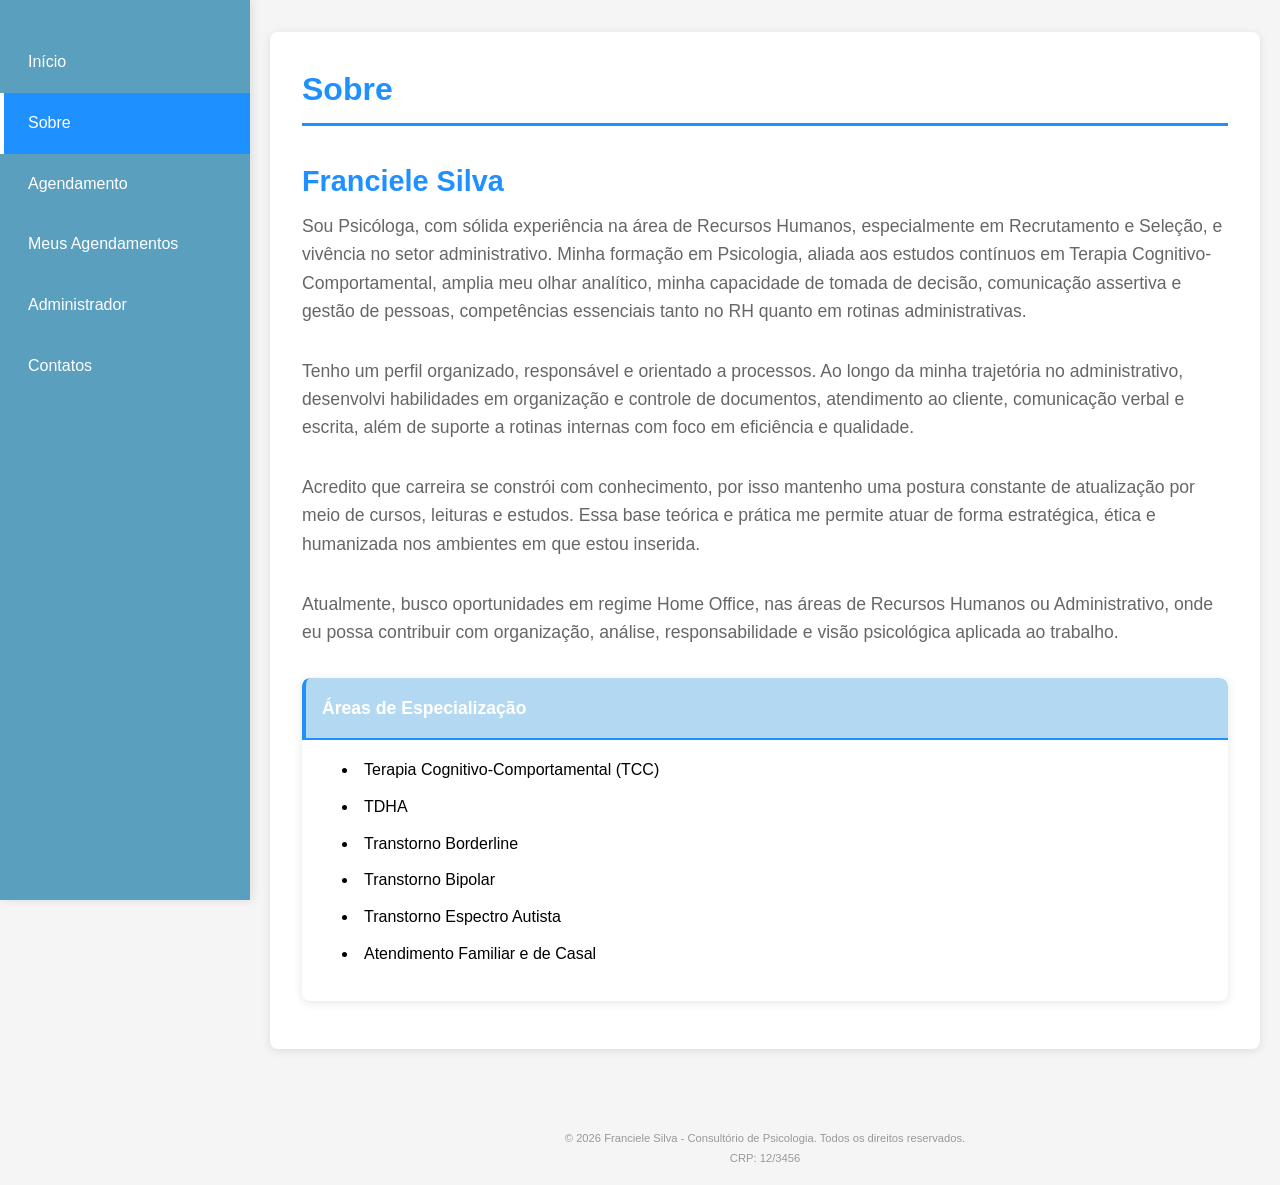
<file: pages/sobre.html>
<!DOCTYPE html>
<html lang="pt-BR">
<head>
    <meta charset="UTF-8">
    <meta name="viewport" content="width=device-width, initial-scale=1.0">
    <title>Sobre - Psicóloga</title>
    <link rel="stylesheet" href="../css/style.css">
</head>
<body>
    <!-- Menu Lateral -->
    <aside class="sidebar" id="sidebar">
        <ul class="nav-menu">
            <li><a href="../index.html" class="nav-link">Início</a></li>
            <li><a href="sobre.html" class="nav-link active">Sobre</a></li>
            <li><a href="agendamento.html" class="nav-link">Agendamento</a></li>
            <li><a href="meus-agendamentos.html" class="nav-link">Meus Agendamentos</a></li>
            <li><a href="admin.html" class="nav-link">Administrador</a></li>
            <li><a href="contatos.html" class="nav-link">Contatos</a></li>
        </ul>
    </aside>
    <button class="menu-toggle" id="menuToggle">☰ Menu</button>

    <!-- Conteúdo Principal -->
    <div class="container">
        <div class="page-content">
            <h1>Sobre</h1>

            <div class="about-section">
                <h2>Franciele Silva</h2>
                
                <p>Sou Psicóloga, com sólida experiência na área de Recursos Humanos, especialmente em Recrutamento e Seleção, e vivência no setor administrativo. Minha formação em Psicologia, aliada aos estudos contínuos em Terapia Cognitivo-Comportamental, amplia meu olhar analítico, minha capacidade de tomada de decisão, comunicação assertiva e gestão de pessoas, competências essenciais tanto no RH quanto em rotinas administrativas.</p>

                <p>Tenho um perfil organizado, responsável e orientado a processos. Ao longo da minha trajetória no administrativo, desenvolvi habilidades em organização e controle de documentos, atendimento ao cliente, comunicação verbal e escrita, além de suporte a rotinas internas com foco em eficiência e qualidade.</p>

                <p>Acredito que carreira se constrói com conhecimento, por isso mantenho uma postura constante de atualização por meio de cursos, leituras e estudos. Essa base teórica e prática me permite atuar de forma estratégica, ética e humanizada nos ambientes em que estou inserida.</p>

                <p>Atualmente, busco oportunidades em regime Home Office, nas áreas de Recursos Humanos ou Administrativo, onde eu possa contribuir com organização, análise, responsabilidade e visão psicológica aplicada ao trabalho.</p>

                <div class="card">
                    <div class="card-header">
                        <h3>Áreas de Especialização</h3>
                    </div>
                    <div class="card-body">
                        <ul style="margin-left: 1rem; margin-top: 1rem;">
                            <li>Terapia Cognitivo-Comportamental (TCC)</li>
                            <li>TDHA</li>
                            <li>Transtorno Borderline</li>
                            <li>Transtorno Bipolar</li>
                            <li>Transtorno Espectro Autista</li>
                            <li>Atendimento Familiar e de Casal</li>
                        </ul>
                    </div>
                </div>
            </div>
        </div>
    </div>

    <!-- Footer -->
    <footer class="footer">
        <div class="container">
            <p>&copy; 2026 Franciele Silva - Consultório de Psicologia. Todos os direitos reservados.</p>
            <p>CRP: 12/3456</p>
        </div>
    </footer>

    <style>
        .about-section {
            margin-top: 2rem;
        }

        .about-section h2 {
            color: var(--secondary-color);
            margin: 1.5rem 0 0.5rem 0;
            font-size: 1.8rem;
        }

        .about-section > p {
            font-size: 1.1rem;
            margin-bottom: 2rem;
            color: #666;
        }

        ul {
            list-style-position: inside;
        }

        ul li {
            margin-bottom: 0.5rem;
            line-height: 1.8;
        }
    </style>
    <script src="../js/agendamento.js"></script>
    <script>
        // Menu toggle para mobile
        const menuToggle = document.getElementById('menuToggle');
        const sidebar = document.getElementById('sidebar');
        
        menuToggle.addEventListener('click', function() {
            sidebar.classList.toggle('active');
            // Mudar ícone do botão
            if (sidebar.classList.contains('active')) {
                menuToggle.innerHTML = '✕';
            } else {
                menuToggle.innerHTML = '☰ Menu';
            }
        });
        
        // Fechar sidebar ao clicar em um link
        document.querySelectorAll('.nav-link').forEach(link => {
            link.addEventListener('click', function() {
                sidebar.classList.remove('active');
                menuToggle.innerHTML = '☰ Menu';
            });
        });
    </script>
</body>
</html>
</file>
<file: css/style.css>
* {
    margin: 0;
    padding: 0;
    box-sizing: border-box;
}

:root {
    --primary-color: #5B9FBF;
    --secondary-color: #1e90ff;
    --accent-color: #4a7ba7;
    --light-bg: #b3d9f2;
    --dark-text: #FFFFFF;
    --border-radius: 8px;
    --shadow: 0 2px 10px rgba(0, 0, 0, 0.1);
}

/* Page Header com foto-fundo */
.page-header {
    background-size: cover;
    background-position: center;
    background-repeat: no-repeat;
    height: 300px;
    display: flex;
    align-items: flex-start;
    justify-content: flex-end;
    padding: 1.5rem;
    position: relative;
    margin-bottom: 2rem;
}

.page-header::after {
    content: '';
    position: absolute;
    top: 0;
    left: 0;
    right: 0;
    bottom: 0;
    background: rgba(91, 159, 191, 0.15);
    pointer-events: none;
}



/* Header Info */
.header-info {
    background-color: var(--primary-color);
    color: white;
    padding: 1.5rem;
    display: none;
}

.header-info .container {
    max-width: none;
    padding: 0;
    margin: 0;
    display: flex;
    justify-content: space-between;
    align-items: center;
}

.header-logo {
    display: none;
}

.header-logo h2 {
    margin: 0;
    font-size: 2rem;
    font-weight: 700;
}

.header-logo p {
    margin: 0.2rem 0 0 0;
    font-size: 0.75rem;
    opacity: 0.95;
}

.header-logo-img {
    display: none;
}

.profile-photo {
    width: 150px;
    height: 150px;
    border-radius: 50%;
    object-fit: cover;
    margin-bottom: 1.5rem;
}

.about-card-header {
    display: flex;
    flex-direction: column;
    align-items: center;
}

.about-card-header h3 {
    color: var(--secondary-color);
    margin: 0 0 1rem 0;    font-size: 1.8rem;}

body {
    font-family: 'Segoe UI', Tahoma, Geneva, Verdana, sans-serif;
    line-height: 1.6;
    color: #000000;
    background-color: #f5f5f5;
}

/* Estilos de Títulos - cor do tema */
h1, h2, h3, h4, h5, h6 {
    color: var(--primary-color);
}

/* Exceções para títulos em headers/cards com cor específica */
.header-info h2,
.header-logo h2 {
    color: white;
}

.sidebar-logo h1 {
    color: white;
}

.card-header h3 {
    color: #000000;
}

.about-card-header h3 {
    color: var(--primary-color);
}

/* Logo no canto superior direito - REMOVIDO */
.top-right-logo {
    display: none;
}

/* Banner de arte no topo */
.about-psychologist-banner {
    width: calc(100% + 40px);
    margin-left: -20px;
    margin-right: -20px;
    height: 400px;
    border-radius: 0;
    overflow: hidden;
    margin-bottom: 2rem;
    box-shadow: none;
}

.banner-image {
    width: 100%;
    height: 100%;
    object-fit: cover;
}

/* Card Sobre a Psicóloga */
.about-psychologist-card {
    background: white;
    padding: 2.5rem;
    border-radius: var(--border-radius);
    box-shadow: var(--shadow);
    margin: 0;
    width: 100%;
    display: flex;
    gap: 2.5rem;
    align-items: flex-start;
}

.about-psychologist-card img {
    width: 250px;
    height: 300px;
    border-radius: 12px;
    object-fit: cover;
    flex-shrink: 0;
    box-shadow: 0 4px 12px rgba(0, 0, 0, 0.15);
}

.about-psychologist-content h3 {
    color: var(--primary-color);
    font-size: 1.8rem;
    margin-top: 0;
    margin-bottom: 1.5rem;
}

.about-psychologist-content p {
    color: #000000;
    font-size: 1.05rem;
    line-height: 1.8;
    margin-bottom: 1.5rem;
}

/* Card Áreas de Atendimento - Sem Imagem */
.services-card {
    background: white;
    padding: 2.5rem;
    border-radius: var(--border-radius);
    box-shadow: var(--shadow);
    margin: 0;
    width: 100%;
}

.services-content h3 {
    color: var(--primary-color);
    font-size: 1.2rem;
    margin-top: 0;
    margin-bottom: 0.5rem;
}

.services-content > p {
    color: #666;
    font-size: 0.85rem;
    margin-bottom: 1.5rem;
}

.services-list {
    display: flex;
    flex-direction: column;
    gap: 0.75rem;
}

.service-item {
    background: linear-gradient(135deg, var(--light-bg) 0%, #e8f4f8 100%);
    padding: 1rem;
    border-radius: 8px;
    border-left: 4px solid var(--primary-color);
    cursor: pointer;
    transition: all 0.3s ease;
    position: relative;
    overflow: hidden;
}

.service-item:hover {
    transform: translateY(-5px);
    box-shadow: 0 6px 16px rgba(91, 159, 191, 0.3);
    background: linear-gradient(135deg, var(--primary-color) 0%, #70b4d9 100%);
}

.service-item:hover .service-title {
    color: white;
}

.service-item.active {
    background: linear-gradient(135deg, var(--primary-color) 0%, #70b4d9 100%);
}

.service-item.active .service-title {
    color: white;
}

.service-item.active .service-description {
    display: block;
    color: white;
}

.service-title {
    font-weight: 600;
    font-size: 1.1rem;
    color: var(--primary-color);
    margin: 0;
    transition: color 0.3s ease;
}

.service-description {
    display: none;
    margin-top: 1rem;
    font-size: 0.9rem;
    line-height: 1.6;
    color: white;
    animation: slideDown 0.3s ease;
}

@keyframes slideDown {
    from {
        opacity: 0;
        transform: translateY(-10px);
    }
    to {
        opacity: 1;
        transform: translateY(0);
    }
}
.contact-cards-grid {
    display: grid;
    grid-template-columns: repeat(auto-fit, minmax(280px, 1fr));
    gap: 1.5rem;
    margin-bottom: 2rem;
}

.card {
    background: white;
    border-radius: var(--border-radius);
    overflow: hidden;
    box-shadow: var(--shadow);
    transition: transform 0.3s, box-shadow 0.3s;
}

.card:hover {
    transform: translateY(-5px);
    box-shadow: 0 4px 20px rgba(0, 0, 0, 0.15);
}

.card-header {
    background-color: var(--primary-color);
    color: white;
    padding: 1rem;
    border-bottom: 2px solid var(--secondary-color);
}

.card-header h3 {
    margin: 0;
    font-size: 1.1rem;
    color: white;
}

.card-body {
    padding: 1rem;
    color: #000000;
}

.card-body p {
    margin: 0;
    line-height: 1.6;
}

.container {
    max-width: 1200px;
    margin: 0 auto;
    padding: 0 20px;
}

/* Navegação - Sidebar */
.sidebar {
    background-color: var(--primary-color);
    color: white;
    width: 250px;
    min-height: 100vh;
    position: fixed;
    left: 0;
    top: 0;
    padding: 2rem 0;
    box-shadow: 2px 0 10px rgba(0, 0, 0, 0.1);
    z-index: 100;
    overflow-y: auto;
}

.sidebar-logo {
    padding: 1rem 0;
    text-align: center;
    border-bottom: 1px solid rgba(255, 255, 255, 0.2);
    margin-bottom: 1rem;
    display: flex;
    flex-direction: column;
    align-items: center;
    justify-content: center;
}

.sidebar-logo h1 {
    font-size: 2.2rem;
    margin-bottom: 0.2rem;
    word-break: break-word;
}

.sidebar-logo p {
    font-size: 0.75rem;
    opacity: 0.8;
    margin: 0.3rem 0;
}

.nav-menu {
    display: flex;
    flex-direction: column;
    list-style: none;
    gap: 0;
    padding: 0;
}

.nav-menu li {
    margin: 0;
}

.nav-link {
    color: white;
    text-decoration: none;
    transition: all 0.3s;
    padding: 1rem 1.5rem;
    display: block;
    border-left: 4px solid transparent;
}

.nav-link:hover {
    background-color: rgba(52, 152, 219, 0.2);
    border-left-color: var(--secondary-color);
}

.nav-link.active {
    background-color: var(--secondary-color);
    border-left-color: white;
}

/* Ajuste do corpo para sidebar */
body {
    margin-left: 250px;
    color: #000000;
    padding-top: 0;
}

/* Menu toggle */
.menu-toggle {
    display: none;
    background-color: var(--primary-color);
    color: white;
    border: 2px solid white;
    padding: 0.75rem 1.5rem;
    cursor: pointer;
    font-size: 1.3rem;
    border-radius: var(--border-radius);
    position: relative;
    z-index: 150;
    transition: all 0.3s ease;
    font-weight: 600;
    box-shadow: 0 2px 8px rgba(0, 0, 0, 0.2);
}

.menu-toggle:hover {
    background-color: var(--secondary-color);
    transform: scale(1.1);
    box-shadow: 0 4px 15px rgba(30, 144, 255, 0.5);
}

.menu-toggle:active {
    transform: scale(0.95);
}

/* Botões */
.btn {
    display: inline-block;
    padding: 0.75rem 1.5rem;
    text-decoration: none;
    border-radius: var(--border-radius);
    transition: all 0.3s;
    border: none;
    cursor: pointer;
    font-size: 1rem;
}

.btn-primary {
    background-color: var(--secondary-color);
    color: white;
}

.btn-primary:hover {
    background-color: #2980b9;
    transform: translateY(-2px);
    box-shadow: 0 4px 15px rgba(52, 152, 219, 0.4);
}

.btn-secondary {
    background-color: var(--light-bg);
    color: #000000;
    border: 2px solid var(--secondary-color);
    padding: 1rem 2rem;
    font-size: 1.05rem;
}

.btn-secondary:hover {
    background-color: var(--secondary-color);
    color: white;
}

.btn-danger {
    background-color: var(--accent-color);
    color: white;
}

.btn-danger:hover {
    background-color: #c0392b;
}

/* Hero Section */
.hero {
    background: linear-gradient(135deg, var(--primary-color) 0%, var(--secondary-color) 100%);
    color: white;
    padding: 6rem 0;
    text-align: center;
}

.hero-content h2 {
    font-size: 2.5rem;
    margin-bottom: 1rem;
}

.hero-content p {
    font-size: 1.2rem;
    margin-bottom: 2rem;
    opacity: 0.95;
}

/* About Preview */
.about-preview {
    padding: 10rem 0 4rem 0;
}

.about-preview .container {
    display: grid;
    grid-template-columns: 1fr;
    gap: 2rem;
}

.about-card {
    background: white;
    padding: 3rem;
    border-radius: var(--border-radius);
    box-shadow: var(--shadow);
    text-align: center;
    transition: transform 0.3s;
    display: flex;
    flex-direction: column;
    max-width: 700px;
    margin: 0 auto;
}

.about-card:hover {
    transform: translateY(-5px);
    box-shadow: 0 4px 20px rgba(0, 0, 0, 0.15);
}

.about-card h3 {
    color: var(--secondary-color);
    margin-bottom: 1rem;
}

.about-card p {
    margin-bottom: 1.5rem;
    color: #000000;
    flex-grow: 1;
    font-size: 1.05rem;
    line-height: 1.8;
}

.about-card .btn {
    margin-top: auto;
}

/* CTA Section */
.cta {
    background-color: var(--light-bg);
    padding: 4rem 0;
    text-align: center;
}

.cta h2 {
    font-size: 2rem;
    margin-bottom: 0.5rem;
}

.cta p {
    font-size: 1.1rem;
    margin-bottom: 2rem;
    color: #666;
}

/* Footer */
.footer {
    background-color: transparent;
    color: #999;
    text-align: center;
    padding: 2rem 0 1rem 0;
    margin-top: 3rem;
    position: static;
    font-size: 0.75rem;
}

.footer p {
    margin: 0.1rem 0;
    font-size: 0.7rem;
}

/* Formulários */
.form-group {
    margin-bottom: 1.5rem;
}

.form-group label {
    display: block;
    margin-bottom: 0.5rem;
    font-weight: 600;
    color: #000000;
}

.form-group input,
.form-group select,
.form-group textarea {
    width: 100%;
    padding: 0.75rem;
    border: 1px solid #ddd;
    border-radius: var(--border-radius);
    font-family: inherit;
    font-size: 1rem;
    transition: border-color 0.3s;
}

.form-group input:focus,
.form-group select:focus,
.form-group textarea:focus {
    outline: none;
    border-color: var(--secondary-color);
    box-shadow: 0 0 0 3px rgba(52, 152, 219, 0.1);
}

.form-group textarea {
    resize: vertical;
    min-height: 120px;
}

/* Tabelas */
table {
    width: 100%;
    border-collapse: collapse;
    background: white;
    box-shadow: var(--shadow);
    border-radius: var(--border-radius);
    overflow: hidden;
}

table thead {
    background-color: var(--primary-color);
    color: white;
}

table th {
    padding: 1rem;
    text-align: left;
    font-weight: 600;
}

table td {
    padding: 1rem;
    border-bottom: 1px solid #eee;
}

table tbody tr:hover {
    background-color: var(--light-bg);
}

/* Page Layout */
.page-content {
    background: white;
    padding: 2rem;
    border-radius: var(--border-radius);
    box-shadow: var(--shadow);
    margin: 2rem 0;
}

.page-content h1 {
    color: var(--secondary-color);
    margin-bottom: 1.5rem;
    border-bottom: 3px solid var(--secondary-color);
    padding-bottom: 0.5rem;
}

.page-content h2 {
    color: var(--primary-color);
    margin-top: 2rem;
    margin-bottom: 1rem;
}

/* Cards */
.card {
    background: white;
    padding: 1.5rem;
    border-radius: var(--border-radius);
    box-shadow: var(--shadow);
    margin-bottom: 1rem;
}

.card-header {
    background-color: var(--light-bg);
    padding: 1rem;
    margin: -1.5rem -1.5rem 1rem -1.5rem;
    border-radius: var(--border-radius) var(--border-radius) 0 0;
    border-left: 4px solid var(--secondary-color);
}

.card-header h3 {
    margin: 0;
    color: white;
}

.card-body {
    padding: 0;
}

/* Alerts */
.alert {
    padding: 1rem;
    border-radius: var(--border-radius);
    margin-bottom: 1rem;
}

.alert-success {
    background-color: #d4edda;
    color: #155724;
    border: 1px solid #c3e6cb;
}

.alert-error {
    background-color: #f8d7da;
    color: #721c24;
    border: 1px solid #f5c6cb;
}

.alert-info {
    background-color: #d1ecf1;
    color: #0c5460;
    border: 1px solid #bee5eb;
}

/* Admin Section */
.admin-header {
    background-color: #34495e;
    color: white;
    padding: 1rem;
}

.status-badge {
    display: inline-block;
    padding: 0.25rem 0.75rem;
    border-radius: 20px;
    font-size: 0.9rem;
    font-weight: 600;
}

.status-confirmado {
    background-color: #27ae60;
    color: white;
}

.status-pendente {
    background-color: #f39c12;
    color: white;
}

.status-cancelado {
    background-color: #e74c3c;
    color: white;
}

/* Alert de Construção */
.alert-construction {
    background-color: #fff3cd;
    border-top: 3px solid #ffc107;
    border-bottom: 3px solid #ffc107;
    padding: 1.5rem;
    margin: 0;
    width: 100vw;
    position: relative;
    left: 50%;
    right: 50%;
    margin-left: -50vw;
    margin-right: -50vw;
    margin-bottom: 2rem;
}

.alert-construction .container {
    display: flex;
    align-items: center;
    justify-content: center;
    max-width: none;
    padding: 0;
}

.alert-construction p {
    font-size: 1.3rem;
    font-weight: 700;
    color: #856404;
    margin: 0;
}

/* Responsivo */
@media (max-width: 768px) {
    .page-header {
        height: 250px;
        padding: 1rem;
    }

    body {
        margin-left: 0;
    }

    .sidebar {
        transform: translateX(-100%);
        transition: transform 0.3s;
        width: 200px;
    }

    .sidebar.active {
        transform: translateX(0);
    }

    .menu-toggle {
        display: block;
    }

    .about-psychologist-card,
    .services-card {
        flex-direction: column;
        gap: 1.5rem;
    }

    .about-psychologist-card img {
        width: 100%;
        height: 250px;
    }

    .footer {
        left: 0 !important;
    }

    .hero-content h2 {
        font-size: 1.8rem;
    }

    table {
        font-size: 0.9rem;
    }

    table th,
    table td {
        padding: 0.75rem 0.5rem;
    }
}

/* Banner de Cookies - Conformidade LGPD */
#cookieBanner {
    position: fixed;
    bottom: 0;
    left: 0;
    right: 0;
    background-color: #ffffff;
    border-top: 3px solid var(--primary-color);
    padding: 1.5rem 2rem;
    box-shadow: 0 -4px 12px rgba(0, 0, 0, 0.15);
    z-index: 1000;
    max-height: 180px;
    overflow-y: auto;
    display: none;
}

#cookieBanner.show {
    display: flex;
    justify-content: space-between;
    align-items: center;
    gap: 2rem;
    animation: slideUp 0.3s ease;
}

@keyframes slideUp {
    from {
        transform: translateY(100%);
        opacity: 0;
    }
    to {
        transform: translateY(0);
        opacity: 1;
    }
}

#cookieBanner .cookie-content {
    flex: 1;
}

#cookieBanner .cookie-content h3 {
    margin: 0 0 0.5rem 0;
    font-size: 1.1rem;
    color: var(--primary-color);
}

#cookieBanner .cookie-content p {
    margin: 0;
    font-size: 0.9rem;
    color: #666;
    line-height: 1.5;
}

#cookieBanner .cookie-content a {
    color: var(--secondary-color);
    text-decoration: none;
    font-weight: 500;
}

#cookieBanner .cookie-content a:hover {
    text-decoration: underline;
}

#cookieBanner .cookie-buttons {
    display: flex;
    gap: 1rem;
    flex-wrap: wrap;
    white-space: nowrap;
}

.btn-accept-cookies {
    background-color: var(--secondary-color);
    color: white;
    border: none;
    padding: 0.75rem 1.5rem;
    border-radius: var(--border-radius);
    cursor: pointer;
    font-weight: 600;
    transition: all 0.3s;
    font-size: 0.95rem;
}

.btn-accept-cookies:hover {
    background-color: #2980b9;
    transform: translateY(-2px);
    box-shadow: 0 4px 8px rgba(52, 152, 219, 0.3);
}

.btn-accept-cookies:active {
    transform: translateY(0);
}

.btn-decline-cookies {
    background-color: #f0f0f0;
    color: #333;
    border: 1px solid #ddd;
    padding: 0.75rem 1.5rem;
    border-radius: var(--border-radius);
    cursor: pointer;
    font-weight: 600;
    transition: all 0.3s;
    font-size: 0.95rem;
}

.btn-decline-cookies:hover {
    background-color: #e0e0e0;
    border-color: #999;
}

/* Ajustar body quando banner de cookies está visível */
@media (max-width: 768px) {
    #cookieBanner.show {
        flex-direction: column;
        align-items: stretch;
        padding: 1rem;
        gap: 1rem;
    }

    #cookieBanner .cookie-buttons {
        flex-direction: column;
    }

    .btn-accept-cookies,
    .btn-decline-cookies {
        width: 100%;
    }
}
</file>
